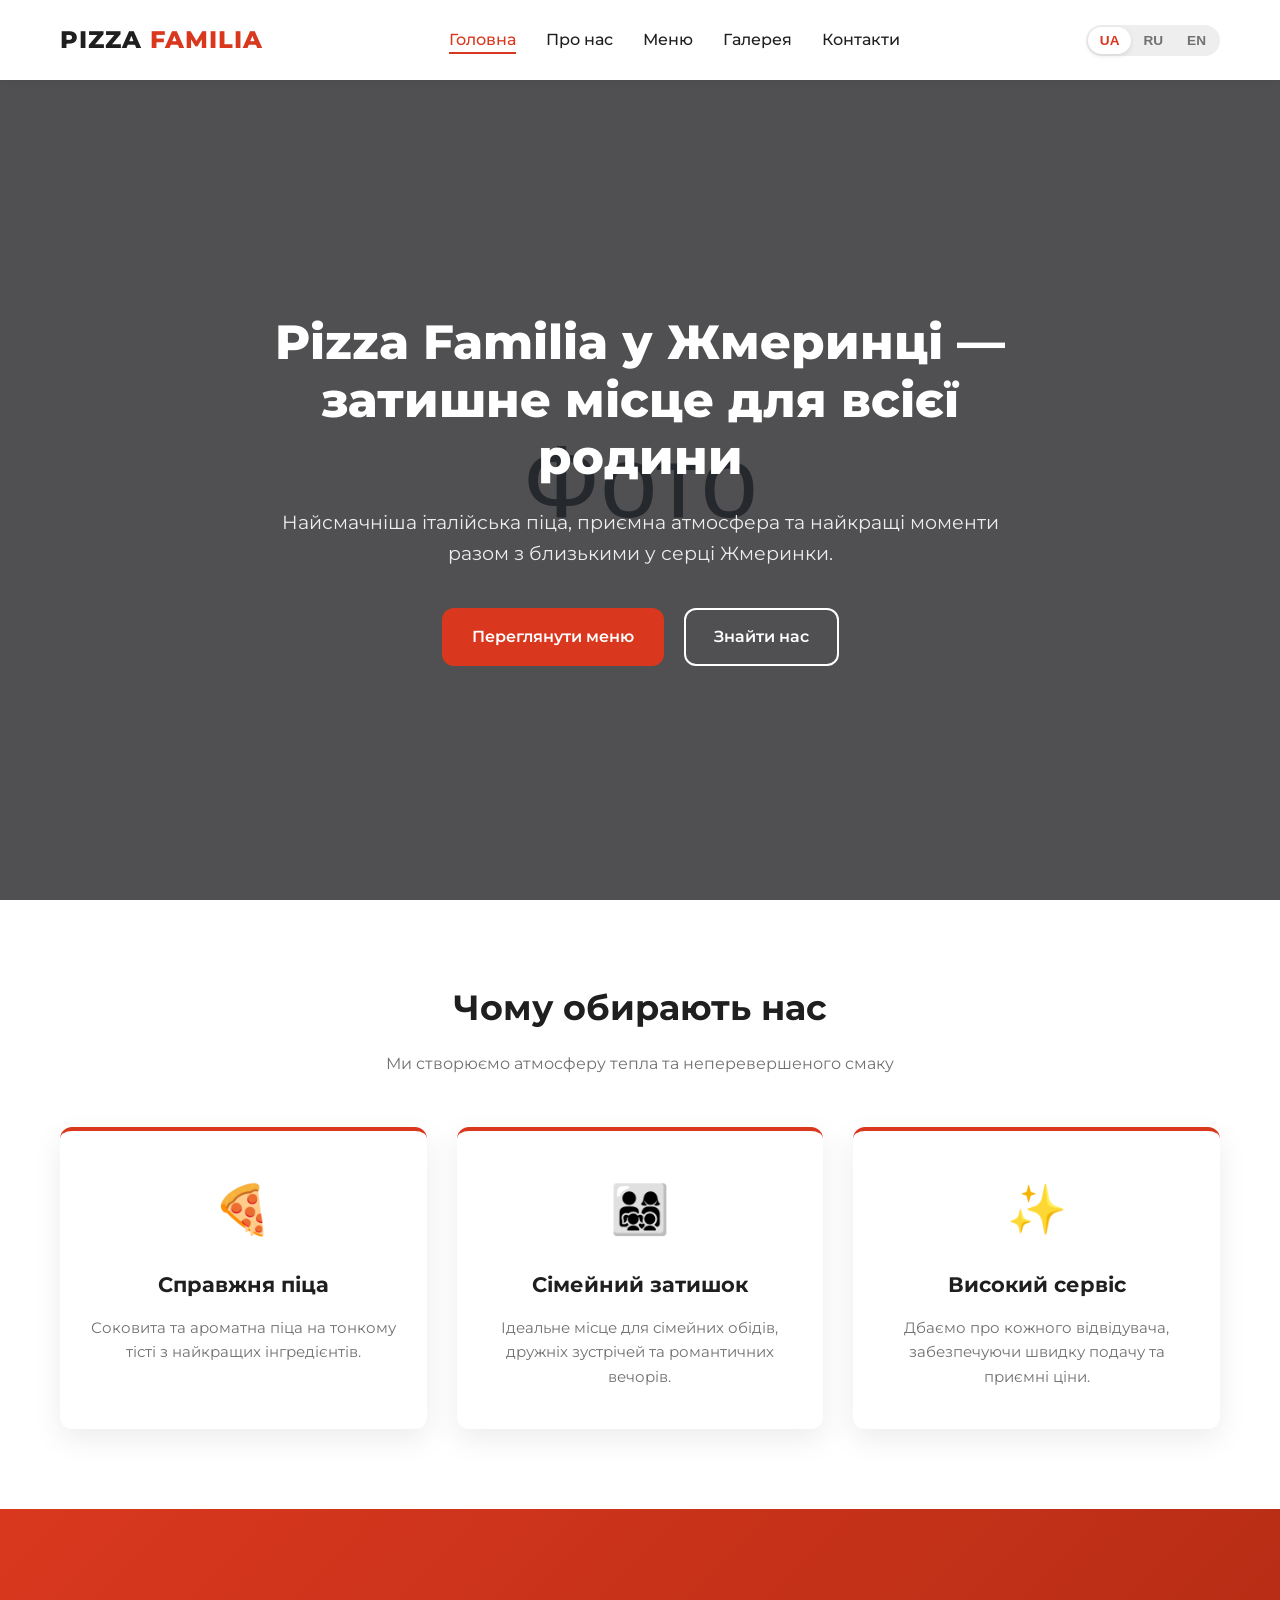
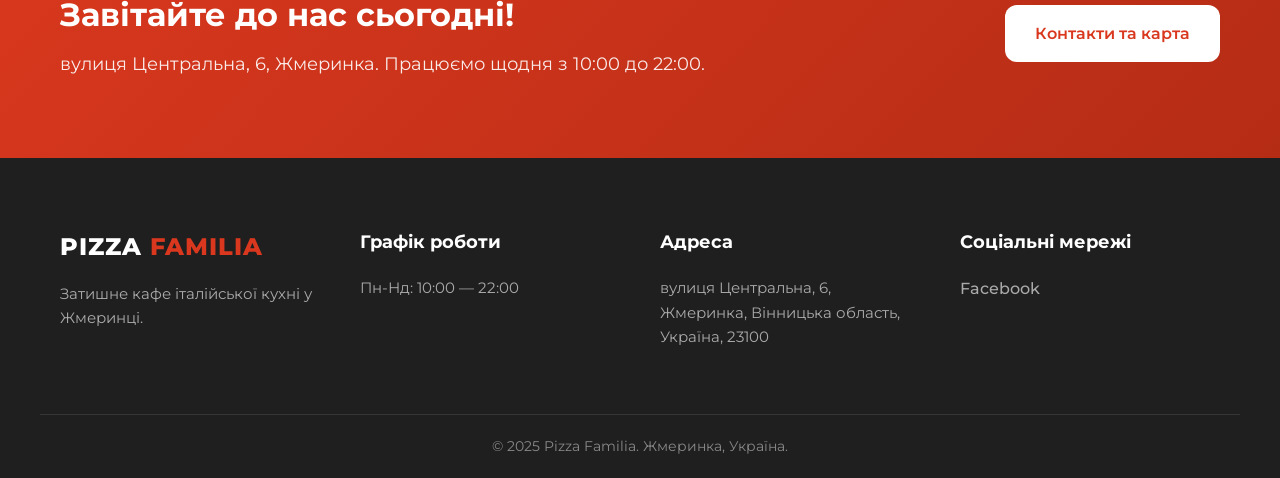
<file: index.html>
<!DOCTYPE html>
<html lang="uk">
<head>
    <meta charset="UTF-8">
    <meta name="viewport" content="width=device-width, initial-scale=1.0">
    <title>Pizza Familia — Жмеринка</title>
    <link rel="stylesheet" href="assets/style.css">
    <link rel="preconnect" href="https://fonts.googleapis.com">
    <link rel="preconnect" href="https://fonts.gstatic.com" crossorigin>
    <link href="https://fonts.googleapis.com/css2?family=Montserrat:wght@400;500;600;700;800&display=swap" rel="stylesheet">
</head>
<body>
    <header class="site-header">
        <div class="container nav-container">
            <a href="index.html" class="logo">Pizza <span>Familia</span></a>
            <nav class="main-nav">
                <ul>
                    <li><a href="index.html" class="active" data-i18n="nav_home">Головна</a></li>
                    <li><a href="about.html" data-i18n="nav_about">Про нас</a></li>
                    <li><a href="services.html" data-i18n="nav_services">Меню</a></li>
                    <li><a href="gallery.html" data-i18n="nav_gallery">Галерея</a></li>
                    <li><a href="contacts.html" data-i18n="nav_contacts">Контакти</a></li>
                </ul>
            </nav>
            <div class="header-actions">
                <div class="lang-switcher">
                    <button class="lang-btn active" data-lang="uk">UA</button>
                    <button class="lang-btn" data-lang="ru">RU</button>
                    <button class="lang-btn" data-lang="en">EN</button>
                </div>
                <button class="menu-toggle" aria-label="Відчинити меню">
                    <span></span><span></span><span></span>
                </button>
            </div>
        </div>
    </header>

    <main>
        <section class="hero">
            <div class="hero-bg">
                <img src="images/photo-01.svg" alt="Pizza Familia інтер'єр та страви" loading="eager">
            </div>
            <div class="container hero-content">
                <h1 data-i18n="hero_title">Pizza Familia у Жмеринці — затишне місце для всієї родини</h1>
                <p data-i18n="hero_subtitle">Найсмачніша італійська піца, приємна атмосфера та найкращі моменти разом з близькими у серці Жмеринки.</p>
                <div class="hero-buttons">
                    <a href="services.html" class="btn btn-primary" data-i18n="btn_menu">Переглянути меню</a>
                    <a href="contacts.html" class="btn btn-secondary" data-i18n="btn_contacts">Знайти нас</a>
                </div>
            </div>
        </section>

        <section class="features section-padding">
            <div class="container">
                <div class="section-header">
                    <h2 data-i18n="features_title">Чому обирають нас</h2>
                    <p data-i18n="features_subtitle">Ми створюємо атмосферу тепла та неперевершеного смаку</p>
                </div>
                <div class="features-grid">
                    <div class="feature-card">
                        <div class="feature-icon">🍕</div>
                        <h3 data-i18n="feat_1_title">Справжня піца</h3>
                        <p data-i18n="feat_1_desc">Соковита та ароматна піца на тонкому тісті з найкращих інгредієнтів.</p>
                    </div>
                    <div class="feature-card">
                        <div class="feature-icon">👨‍👩‍👧‍👦</div>
                        <h3 data-i18n="feat_2_title">Сімейний затишок</h3>
                        <p data-i18n="feat_2_desc">Ідеальне місце для сімейних обідів, дружніх зустрічей та романтичних вечорів.</p>
                    </div>
                    <div class="feature-card">
                        <div class="feature-icon">✨</div>
                        <h3 data-i18n="feat_3_title">Високий сервіс</h3>
                        <p data-i18n="feat_3_desc">Дбаємо про кожного відвідувача, забезпечуючи швидку подачу та приємні ціни.</p>
                    </div>
                </div>
            </div>
        </section>

        <section class="cta-banner section-padding">
            <div class="container cta-container">
                <div class="cta-text">
                    <h2 data-i18n="cta_title">Завітайте до нас сьогодні!</h2>
                    <p data-i18n="cta_desc">вулиця Центральна, 6, Жмеринка. Працюємо щодня з 10:00 до 22:00.</p>
                </div>
                <a href="contacts.html" class="btn btn-primary" data-i18n="cta_btn">Контакти та карта</a>
            </div>
        </section>
    </main>

    <footer class="site-footer">
        <div class="container footer-container">
            <div class="footer-col">
                <a href="index.html" class="logo">Pizza <span>Familia</span></a>
                <p data-i18n="footer_slogan">Затишне кафе італійської кухні у Жмеринці.</p>
            </div>
            <div class="footer-col">
                <h4 data-i18n="footer_hours_title">Графік роботи</h4>
                <p>Пн-Нд: 10:00 — 22:00</p>
            </div>
            <div class="footer-col">
                <h4 data-i18n="footer_addr_title">Адреса</h4>
                <p>вулиця Центральна, 6, Жмеринка, Вінницька область, Україна, 23100</p>
            </div>
            <div class="footer-col">
                <h4 data-i18n="footer_social_title">Соціальні мережі</h4>
                <div class="social-links">
                    <a href="https://www.facebook.com/p/Pizza-Familia-100063708307436/" target="_blank" rel="noopener">Facebook</a>
                </div>
            </div>
        </div>
        <div class="footer-bottom">
            <div class="container">
                <p>&copy; 2025 Pizza Familia. Жмеринка, Україна.</p>
            </div>
        </div>
    </footer>

    <script src="assets/script.js"></script>
</body>
</html>
</file>
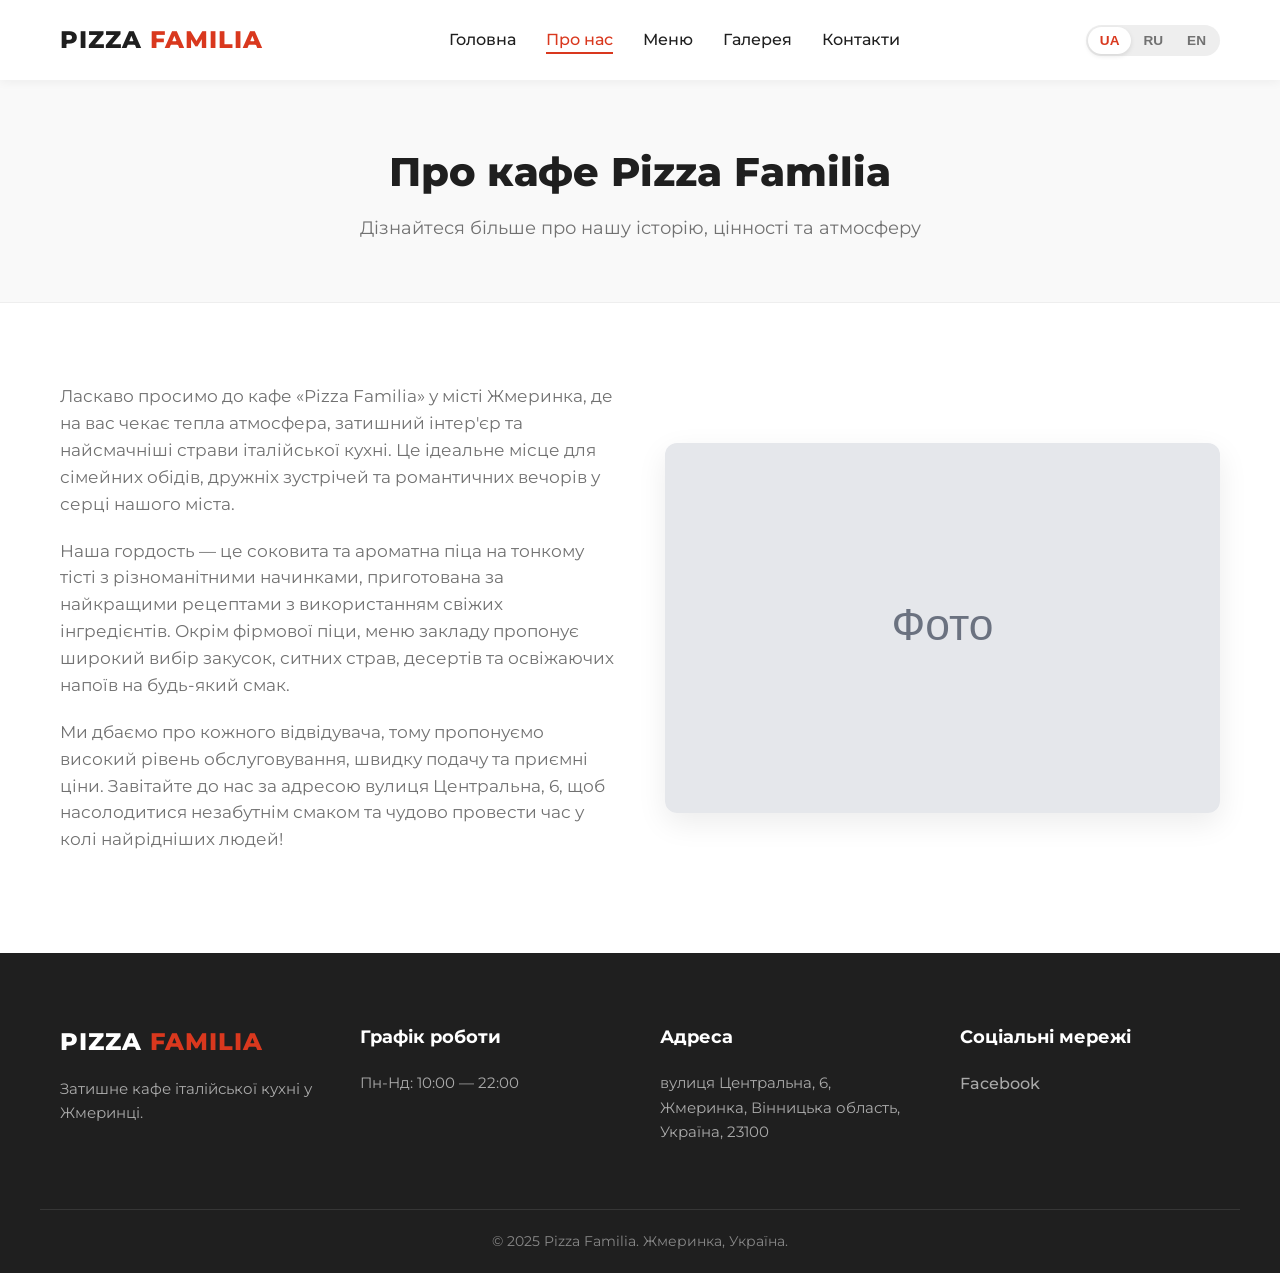
<file: about.html>
<!DOCTYPE html>
<html lang="uk">
<head>
    <meta charset="UTF-8">
    <meta name="viewport" content="width=device-width, initial-scale=1.0">
    <title>Про нас — Pizza Familia Жмеринка</title>
    <link rel="stylesheet" href="assets/style.css">
    <link rel="preconnect" href="https://fonts.googleapis.com">
    <link rel="preconnect" href="https://fonts.gstatic.com" crossorigin>
    <link href="https://fonts.googleapis.com/css2?family=Montserrat:wght@400;500;600;700;800&display=swap" rel="stylesheet">
</head>
<body>
    <header class="site-header">
        <div class="container nav-container">
            <a href="index.html" class="logo">Pizza <span>Familia</span></a>
            <nav class="main-nav">
                <ul>
                    <li><a href="index.html" data-i18n="nav_home">Головна</a></li>
                    <li><a href="about.html" class="active" data-i18n="nav_about">Про нас</a></li>
                    <li><a href="services.html" data-i18n="nav_services">Меню</a></li>
                    <li><a href="gallery.html" data-i18n="nav_gallery">Галерея</a></li>
                    <li><a href="contacts.html" data-i18n="nav_contacts">Контакти</a></li>
                </ul>
            </nav>
            <div class="header-actions">
                <div class="lang-switcher">
                    <button class="lang-btn active" data-lang="uk">UA</button>
                    <button class="lang-btn" data-lang="ru">RU</button>
                    <button class="lang-btn" data-lang="en">EN</button>
                </div>
                <button class="menu-toggle" aria-label="Відчинити меню">
                    <span></span><span></span><span></span>
                </button>
            </div>
        </div>
    </header>

    <main>
        <section class="page-header">
            <div class="container">
                <h1 data-i18n="about_page_title">Про кафе Pizza Familia</h1>
                <p data-i18n="about_page_subtitle">Дізнайтеся більше про нашу історію, цінності та атмосферу</p>
            </div>
        </section>

        <section class="about-content section-padding">
            <div class="container">
                <div class="about-grid">
                    <div class="about-text-content">
                        <p data-i18n="about_p1">Ласкаво просимо до кафе «Pizza Familia» у місті Жмеринка, де на вас чекає тепла атмосфера, затишний інтер'єр та найсмачніші страви італійської кухні. Це ідеальне місце для сімейних обідів, дружніх зустрічей та романтичних вечорів у серці нашого міста.</p>
                        <p data-i18n="about_p2">Наша гордость — це соковита та ароматна піца на тонкому тісті з різноманітними начинками, приготована за найкращими рецептами з використанням свіжих інгредієнтів. Окрім фірмової піци, меню закладу пропонує широкий вибір закусок, ситних страв, десертів та освіжаючих напоїв на будь-який смак.</p>
                        <p data-i18n="about_p3">Ми дбаємо про кожного відвідувача, тому пропонуємо високий рівень обслуговування, швидку подачу та приємні ціни. Завітайте до нас за адресою вулиця Центральна, 6, щоб насолодитися незабутнім смаком та чудово провести час у колі найрідніших людей!</p>
                    </div>
                    <div class="about-image-card">
                        <img src="images/photo-02.svg" alt="Інтер'єр Pizza Familia" loading="lazy">
                    </div>
                </div>
            </div>
        </section>
    </main>

    <footer class="site-footer">
        <div class="container footer-container">
            <div class="footer-col">
                <a href="index.html" class="logo">Pizza <span>Familia</span></a>
                <p data-i18n="footer_slogan">Затишне кафе італійської кухні у Жмеринці.</p>
            </div>
            <div class="footer-col">
                <h4 data-i18n="footer_hours_title">Графік роботи</h4>
                <p>Пн-Нд: 10:00 — 22:00</p>
            </div>
            <div class="footer-col">
                <h4 data-i18n="footer_addr_title">Адреса</h4>
                <p>вулиця Центральна, 6, Жмеринка, Вінницька область, Україна, 23100</p>
            </div>
            <div class="footer-col">
                <h4 data-i18n="footer_social_title">Соціальні мережі</h4>
                <div class="social-links">
                    <a href="https://www.facebook.com/p/Pizza-Familia-100063708307436/" target="_blank" rel="noopener">Facebook</a>
                </div>
            </div>
        </div>
        <div class="footer-bottom">
            <div class="container">
                <p>&copy; 2025 Pizza Familia. Жмеринка, Україна.</p>
            </div>
        </div>
    </footer>

    <script src="assets/script.js"></script>
</body>
</html>
</file>
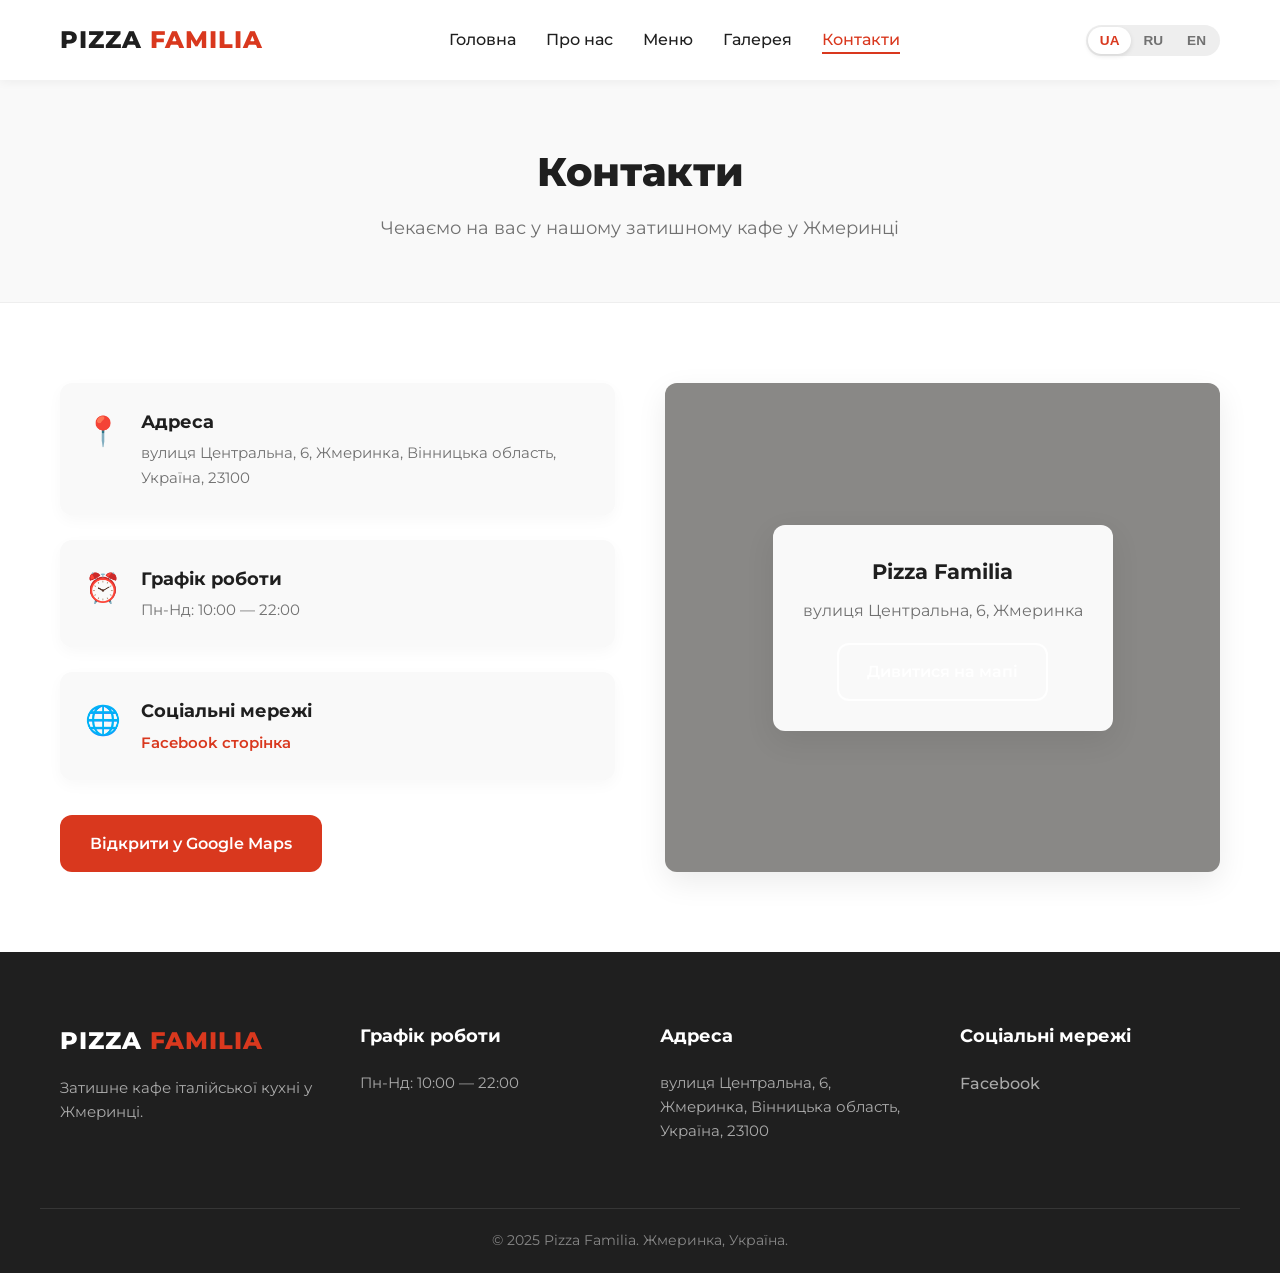
<file: contacts.html>
<!DOCTYPE html>
<html lang="uk">
<head>
    <meta charset="UTF-8">
    <meta name="viewport" content="width=device-width, initial-scale=1.0">
    <title>Контакти — Pizza Familia Жмеринка</title>
    <link rel="stylesheet" href="assets/style.css">
    <link rel="preconnect" href="https://fonts.googleapis.com">
    <link rel="preconnect" href="https://fonts.gstatic.com" crossorigin>
    <link href="https://fonts.googleapis.com/css2?family=Montserrat:wght@400;500;600;700;800&display=swap" rel="stylesheet">
</head>
<body>
    <header class="site-header">
        <div class="container nav-container">
            <a href="index.html" class="logo">Pizza <span>Familia</span></a>
            <nav class="main-nav">
                <ul>
                    <li><a href="index.html" data-i18n="nav_home">Головна</a></li>
                    <li><a href="about.html" data-i18n="nav_about">Про нас</a></li>
                    <li><a href="services.html" data-i18n="nav_services">Меню</a></li>
                    <li><a href="gallery.html" data-i18n="nav_gallery">Галерея</a></li>
                    <li><a href="contacts.html" class="active" data-i18n="nav_contacts">Контакти</a></li>
                </ul>
            </nav>
            <div class="header-actions">
                <div class="lang-switcher">
                    <button class="lang-btn active" data-lang="uk">UA</button>
                    <button class="lang-btn" data-lang="ru">RU</button>
                    <button class="lang-btn" data-lang="en">EN</button>
                </div>
                <button class="menu-toggle" aria-label="Відчинити меню">
                    <span></span><span></span><span></span>
                </button>
            </div>
        </div>
    </header>

    <main>
        <section class="page-header">
            <div class="container">
                <h1 data-i18n="contacts_page_title">Контакти</h1>
                <p data-i18n="contacts_page_subtitle">Чекаємо на вас у нашому затишному кафе у Жмеринці</p>
            </div>
        </section>

        <section class="contacts-section section-padding">
            <div class="container">
                <div class="contacts-grid">
                    <div class="contacts-info">
                        <div class="contact-card">
                            <div class="contact-icon">📍</div>
                            <div>
                                <h3 data-i18n="contact_addr_title">Адреса</h3>
                                <p>вулиця Центральна, 6, Жмеринка, Вінницька область, Україна, 23100</p>
                            </div>
                        </div>
                        <div class="contact-card">
                            <div class="contact-icon">⏰</div>
                            <div>
                                <h3 data-i18n="contact_hours_title">Графік роботи</h3>
                                <p>Пн-Нд: 10:00 — 22:00</p>
                            </div>
                        </div>
                        <div class="contact-card">
                            <div class="contact-icon">🌐</div>
                            <div>
                                <h3 data-i18n="contact_social_title">Соціальні мережі</h3>
                                <p><a href="https://www.facebook.com/p/Pizza-Familia-100063708307436/" target="_blank" rel="noopener" class="text-link">Facebook сторінка</a></p>
                            </div>
                        </div>
                        <div class="contact-action-box">
                            <a href="https://www.google.com/maps/search/?api=1&query=Pizza+Familia+Жмеринка" target="_blank" rel="noopener" class="btn btn-primary" data-i18n="btn_gmaps">Відкрити у Google Maps</a>
                        </div>
                    </div>
                    <div class="contacts-map">
                        <div class="map-placeholder">
                            <div class="map-card-inner">
                                <h3>Pizza Familia</h3>
                                <p>вулиця Центральна, 6, Жмеринка</p>
                                <a href="https://www.google.com/maps/search/?api=1&query=Pizza+Familia+Жмеринка" target="_blank" rel="noopener" class="btn btn-secondary" data-i18n="btn_view_map">Дивитися на мапі</a>
                            </div>
                        </div>
                    </div>
                </div>
            </div>
        </section>
    </main>

    <footer class="site-footer">
        <div class="container footer-container">
            <div class="footer-col">
                <a href="index.html" class="logo">Pizza <span>Familia</span></a>
                <p data-i18n="footer_slogan">Затишне кафе італійської кухні у Жмеринці.</p>
            </div>
            <div class="footer-col">
                <h4 data-i18n="footer_hours_title">Графік роботи</h4>
                <p>Пн-Нд: 10:00 — 22:00</p>
            </div>
            <div class="footer-col">
                <h4 data-i18n="footer_addr_title">Адреса</h4>
                <p>вулиця Центральна, 6, Жмеринка, Вінницька область, Україна, 23100</p>
            </div>
            <div class="footer-col">
                <h4 data-i18n="footer_social_title">Соціальні мережі</h4>
                <div class="social-links">
                    <a href="https://www.facebook.com/p/Pizza-Familia-100063708307436/" target="_blank" rel="noopener">Facebook</a>
                </div>
            </div>
        </div>
        <div class="footer-bottom">
            <div class="container">
                <p>&copy; 2025 Pizza Familia. Жмеринка, Україна.</p>
            </div>
        </div>
    </footer>

    <script src="assets/script.js"></script>
</body>
</html>
</file>
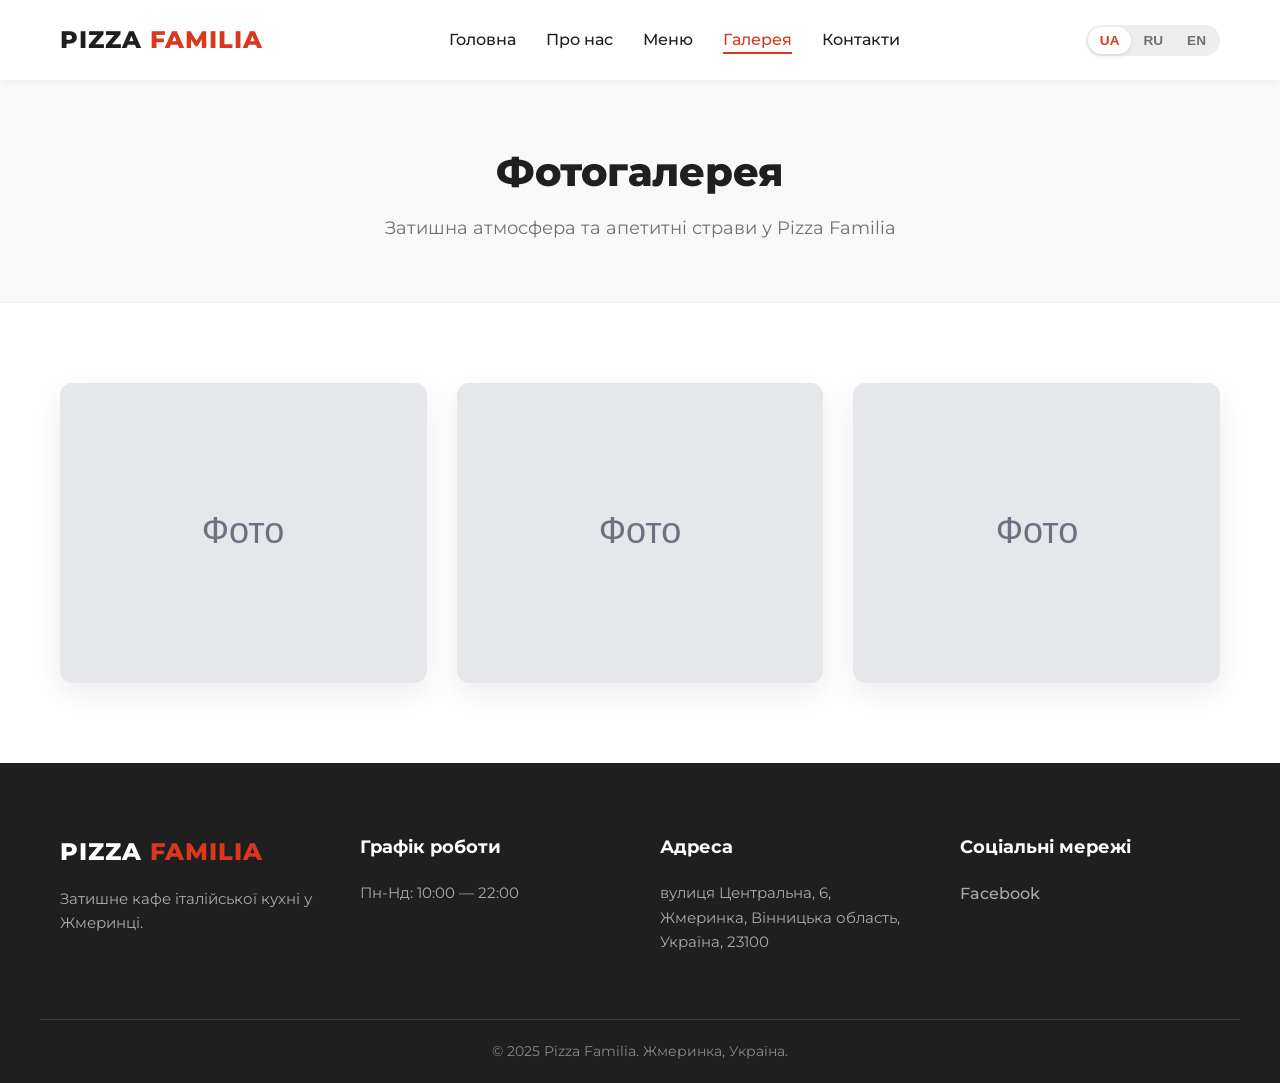
<file: gallery.html>
<!DOCTYPE html>
<html lang="uk">
<head>
    <meta charset="UTF-8">
    <meta name="viewport" content="width=device-width, initial-scale=1.0">
    <title>Галерея — Pizza Familia Жмеринка</title>
    <link rel="stylesheet" href="assets/style.css">
    <link rel="preconnect" href="https://fonts.googleapis.com">
    <link rel="preconnect" href="https://fonts.gstatic.com" crossorigin>
    <link href="https://fonts.googleapis.com/css2?family=Montserrat:wght@400;500;600;700;800&display=swap" rel="stylesheet">
</head>
<body>
    <header class="site-header">
        <div class="container nav-container">
            <a href="index.html" class="logo">Pizza <span>Familia</span></a>
            <nav class="main-nav">
                <ul>
                    <li><a href="index.html" data-i18n="nav_home">Головна</a></li>
                    <li><a href="about.html" data-i18n="nav_about">Про нас</a></li>
                    <li><a href="services.html" data-i18n="nav_services">Меню</a></li>
                    <li><a href="gallery.html" class="active" data-i18n="nav_gallery">Галерея</a></li>
                    <li><a href="contacts.html" data-i18n="nav_contacts">Контакти</a></li>
                </ul>
            </nav>
            <div class="header-actions">
                <div class="lang-switcher">
                    <button class="lang-btn active" data-lang="uk">UA</button>
                    <button class="lang-btn" data-lang="ru">RU</button>
                    <button class="lang-btn" data-lang="en">EN</button>
                </div>
                <button class="menu-toggle" aria-label="Відчинити меню">
                    <span></span><span></span><span></span>
                </button>
            </div>
        </div>
    </header>

    <main>
        <section class="page-header">
            <div class="container">
                <h1 data-i18n="gallery_page_title">Фотогалерея</h1>
                <p data-i18n="gallery_page_subtitle">Затишна атмосфера та апетитні страви у Pizza Familia</p>
            </div>
        </section>

        <section class="gallery-section section-padding">
            <div class="container">
                <div class="gallery-grid">
                    <div class="gallery-item">
                        <img src="images/photo-03.svg" alt="Pizza Familia страви та атмосфера 1" loading="lazy">
                    </div>
                    <div class="gallery-item">
                        <img src="images/photo-04.svg" alt="Pizza Familia інтер'єр 2" loading="lazy">
                    </div>
                    <div class="gallery-item">
                        <img src="images/photo-05.svg" alt="Вид на вулицю біля Pizza Familia Жмеринка" loading="lazy">
                    </div>
                </div>
            </div>
        </section>
    </main>

    <footer class="site-footer">
        <div class="container footer-container">
            <div class="footer-col">
                <a href="index.html" class="logo">Pizza <span>Familia</span></a>
                <p data-i18n="footer_slogan">Затишне кафе італійської кухні у Жмеринці.</p>
            </div>
            <div class="footer-col">
                <h4 data-i18n="footer_hours_title">Графік роботи</h4>
                <p>Пн-Нд: 10:00 — 22:00</p>
            </div>
            <div class="footer-col">
                <h4 data-i18n="footer_addr_title">Адреса</h4>
                <p>вулиця Центральна, 6, Жмеринка, Вінницька область, Україна, 23100</p>
            </div>
            <div class="footer-col">
                <h4 data-i18n="footer_social_title">Соціальні мережі</h4>
                <div class="social-links">
                    <a href="https://www.facebook.com/p/Pizza-Familia-100063708307436/" target="_blank" rel="noopener">Facebook</a>
                </div>
            </div>
        </div>
        <div class="footer-bottom">
            <div class="container">
                <p>&copy; 2025 Pizza Familia. Жмеринка, Україна.</p>
            </div>
        </div>
    </footer>

    <script src="assets/script.js"></script>
</body>
</html>
</file>
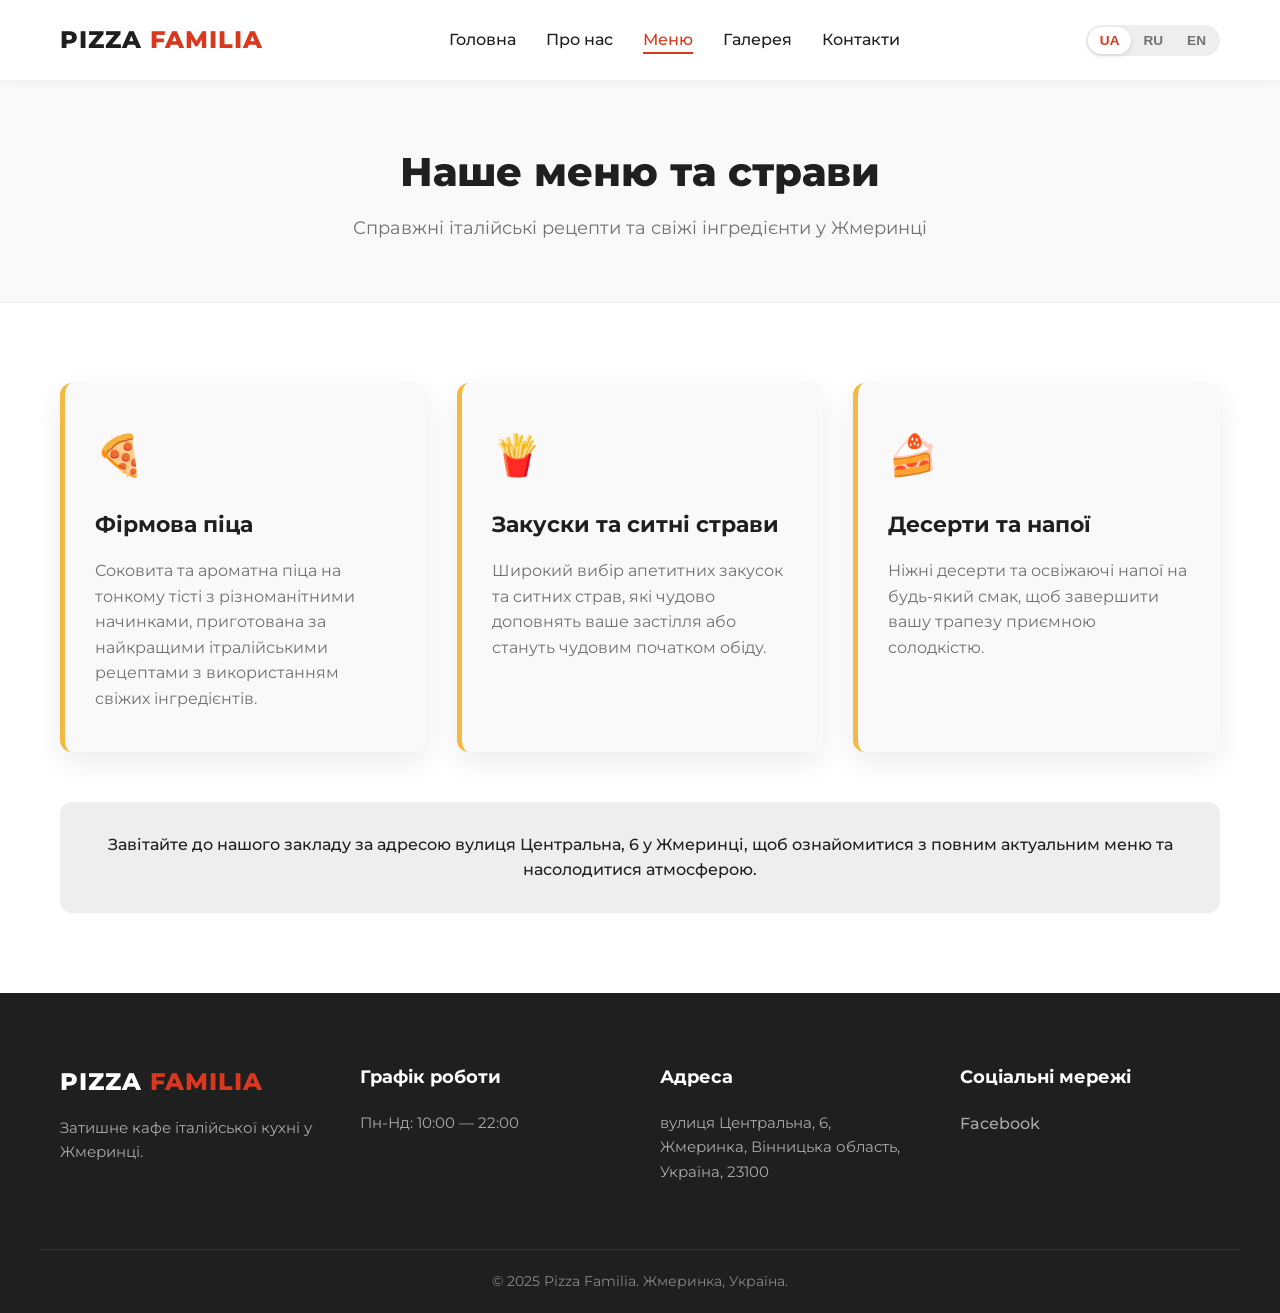
<file: services.html>
<!DOCTYPE html>
<html lang="uk">
<head>
    <meta charset="UTF-8">
    <meta name="viewport" content="width=device-width, initial-scale=1.0">
    <title>Меню та страви — Pizza Familia Жмеринка</title>
    <link rel="stylesheet" href="assets/style.css">
    <link rel="preconnect" href="https://fonts.googleapis.com">
    <link rel="preconnect" href="https://fonts.gstatic.com" crossorigin>
    <link href="https://fonts.googleapis.com/css2?family=Montserrat:wght@400;500;600;700;800&display=swap" rel="stylesheet">
</head>
<body>
    <header class="site-header">
        <div class="container nav-container">
            <a href="index.html" class="logo">Pizza <span>Familia</span></a>
            <nav class="main-nav">
                <ul>
                    <li><a href="index.html" data-i18n="nav_home">Головна</a></li>
                    <li><a href="about.html" data-i18n="nav_about">Про нас</a></li>
                    <li><a href="services.html" class="active" data-i18n="nav_services">Меню</a></li>
                    <li><a href="gallery.html" data-i18n="nav_gallery">Галерея</a></li>
                    <li><a href="contacts.html" data-i18n="nav_contacts">Контакти</a></li>
                </ul>
            </nav>
            <div class="header-actions">
                <div class="lang-switcher">
                    <button class="lang-btn active" data-lang="uk">UA</button>
                    <button class="lang-btn" data-lang="ru">RU</button>
                    <button class="lang-btn" data-lang="en">EN</button>
                </div>
                <button class="menu-toggle" aria-label="Відчинити меню">
                    <span></span><span></span><span></span>
                </button>
            </div>
        </div>
    </header>

    <main>
        <section class="page-header">
            <div class="container">
                <h1 data-i18n="services_page_title">Наше меню та страви</h1>
                <p data-i18n="services_page_subtitle">Справжні італійські рецепти та свіжі інгредієнти у Жмеринці</p>
            </div>
        </section>

        <section class="menu-categories section-padding">
            <div class="container">
                <div class="menu-grid">
                    <div class="menu-category-card">
                        <div class="menu-cat-icon">🍕</div>
                        <h3 data-i18n="cat_pizza_title">Фірмова піца</h3>
                        <p data-i18n="cat_pizza_desc">Соковита та ароматна піца на тонкому тісті з різноманітними начинками, приготована за найкращими ітралійськими рецептами з використанням свіжих інгредієнтів.</p>
                    </div>
                    <div class="menu-category-card">
                        <div class="menu-cat-icon">🍟</div>
                        <h3 data-i18n="cat_snacks_title">Закуски та ситні страви</h3>
                        <p data-i18n="cat_snacks_desc">Широкий вибір апетитних закусок та ситних страв, які чудово доповнять ваше застілля або стануть чудовим початком обіду.</p>
                    </div>
                    <div class="menu-category-card">
                        <div class="menu-cat-icon">🍰</div>
                        <h3 data-i18n="cat_desserts_title">Десерти та напої</h3>
                        <p data-i18n="cat_desserts_desc">Ніжні десерти та освіжаючі напої на будь-який смак, щоб завершити вашу трапезу приємною солодкістю.</p>
                    </div>
                </div>
                
                <div class="menu-note">
                    <p data-i18n="menu_note_text">Завітайте до нашого закладу за адресою вулиця Центральна, 6 у Жмеринці, щоб ознайомитися з повним актуальним меню та насолодитися атмосферою.</p>
                </div>
            </div>
        </section>
    </main>

    <footer class="site-footer">
        <div class="container footer-container">
            <div class="footer-col">
                <a href="index.html" class="logo">Pizza <span>Familia</span></a>
                <p data-i18n="footer_slogan">Затишне кафе італійської кухні у Жмеринці.</p>
            </div>
            <div class="footer-col">
                <h4 data-i18n="footer_hours_title">Графік роботи</h4>
                <p>Пн-Нд: 10:00 — 22:00</p>
            </div>
            <div class="footer-col">
                <h4 data-i18n="footer_addr_title">Адреса</h4>
                <p>вулиця Центральна, 6, Жмеринка, Вінницька область, Україна, 23100</p>
            </div>
            <div class="footer-col">
                <h4 data-i18n="footer_social_title">Соціальні мережі</h4>
                <div class="social-links">
                    <a href="https://www.facebook.com/p/Pizza-Familia-100063708307436/" target="_blank" rel="noopener">Facebook</a>
                </div>
            </div>
        </div>
        <div class="footer-bottom">
            <div class="container">
                <p>&copy; 2025 Pizza Familia. Жмеринка, Україна.</p>
            </div>
        </div>
    </footer>

    <script src="assets/script.js"></script>
</body>
</html>
</file>
<file: assets/style.css>
:root {
    --primary: #D9381E;
    --primary-dark: #b52c15;
    --accent: #F4B942;
    --dark: #1F1F1F;
    --light: #F9F9F9;
    --white: #FFFFFF;
    --gray: #717171;
    --gray-light: #EEEEEE;
    --transition: all 0.3s ease;
    --shadow: 0 10px 30px rgba(0, 0, 0, 0.08);
    --radius: 12px;
}

* {
    box-sizing: border-box;
    margin: 0;
    padding: 0;
}

body {
    font-family: 'Montserrat', sans-serif;
    color: var(--dark);
    background-color: var(--white);
    line-height: 1.6;
    overflow-x: hidden;
}

ul {
    list-style: none;
}

a {
    text-decoration: none;
    color: inherit;
    transition: var(--transition);
}

img {
    max-width: 100%;
    height: auto;
    display: block;
    object-fit: cover;
}

.container {
    width: 100%;
    max-width: 1200px;
    margin: 0 auto;
    padding: 0 20px;
}

.section-padding {
    padding: 80px 0;
}

/* Buttons */
.btn {
    display: inline-flex;
    align-items: center;
    justify-content: center;
    padding: 14px 28px;
    font-weight: 600;
    font-size: 1rem;
    border-radius: var(--radius);
    cursor: pointer;
    transition: var(--transition);
    border: 2px solid transparent;
}

.btn-primary {
    background-color: var(--primary);
    color: var(--white);
}

.btn-primary:hover {
    background-color: var(--primary-dark);
    transform: translateY(-2px);
}

.btn-secondary {
    background-color: transparent;
    color: var(--white);
    border-color: var(--white);
}

.btn-secondary:hover {
    background-color: var(--white);
    color: var(--dark);
    transform: translateY(-2px);
}

/* Header */
.site-header {
    position: sticky;
    top: 0;
    left: 0;
    width: 100%;
    background: var(--white);
    box-shadow: 0 2px 10px rgba(0,0,0,0.05);
    z-index: 1000;
}

.nav-container {
    display: flex;
    align-items: center;
    justify-content: space-between;
    height: 80px;
}

.logo {
    font-size: 1.5rem;
    font-weight: 800;
    color: var(--dark);
    text-transform: uppercase;
    letter-spacing: 1px;
}

.logo span {
    color: var(--primary);
}

.main-nav ul {
    display: flex;
    gap: 30px;
}

.main-nav a {
    font-weight: 500;
    color: var(--dark);
    position: relative;
    padding: 5px 0;
}

.main-nav a:hover,
.main-nav a.active {
    color: var(--primary);
}

.main-nav a::after {
    content: '';
    position: absolute;
    bottom: 0;
    left: 0;
    width: 0;
    height: 2px;
    background-color: var(--primary);
    transition: var(--transition);
}

.main-nav a:hover::after,
.main-nav a.active::after {
    width: 100%;
}

.header-actions {
    display: flex;
    align-items: center;
    gap: 20px;
}

.lang-switcher {
    display: flex;
    background: var(--gray-light);
    border-radius: 20px;
    padding: 2px;
}

.lang-btn {
    background: transparent;
    border: none;
    padding: 6px 12px;
    font-size: 0.85rem;
    font-weight: 600;
    cursor: pointer;
    border-radius: 18px;
    transition: var(--transition);
    color: var(--gray);
}

.lang-btn.active {
    background: var(--white);
    color: var(--primary);
    box-shadow: 0 2px 5px rgba(0,0,0,0.1);
}

.menu-toggle {
    display: none;
    flex-direction: column;
    gap: 6px;
    background: none;
    border: none;
    cursor: pointer;
    padding: 5px;
}

.menu-toggle span {
    display: block;
    width: 28px;
    height: 3px;
    background-color: var(--dark);
    border-radius: 3px;
    transition: var(--transition);
}

/* Hero */
.hero {
    position: relative;
    min-height: calc(100vh - 80px);
    display: flex;
    align-items: center;
    color: var(--white);
    text-align: center;
    padding: 80px 0;
}

.hero-bg {
    position: absolute;
    top: 0;
    left: 0;
    width: 100%;
    height: 100%;
    z-index: -1;
}

.hero-bg img {
    width: 100%;
    height: 100%;
    object-fit: cover;
}

.hero-bg::after {
    content: '';
    position: absolute;
    top: 0;
    left: 0;
    width: 100%;
    height: 100%;
    background: rgba(0, 0, 0, 0.65);
}

.hero-content {
    max-width: 800px;
    margin: 0 auto;
}

.hero-content h1 {
    font-size: 3rem;
    font-weight: 800;
    margin-bottom: 20px;
    line-height: 1.2;
}

.hero-content p {
    font-size: 1.2rem;
    margin-bottom: 40px;
    opacity: 0.9;
}

.hero-buttons {
    display: flex;
    gap: 20px;
    justify-content: center;
    flex-wrap: wrap;
}

/* Page Header */
.page-header {
    background-color: var(--light);
    padding: 60px 0;
    text-align: center;
    border-bottom: 1px solid var(--gray-light);
}

.page-header h1 {
    font-size: 2.5rem;
    font-weight: 800;
    margin-bottom: 10px;
    color: var(--dark);
}

.page-header p {
    color: var(--gray);
    font-size: 1.1rem;
}

/* Features */
.section-header {
    text-align: center;
    max-width: 600px;
    margin: 0 auto 50px;
}

.section-header h2 {
    font-size: 2.2rem;
    font-weight: 700;
    margin-bottom: 15px;
}

.section-header p {
    color: var(--gray);
}

.features-grid {
    display: grid;
    grid-template-columns: repeat(auto-fit, minmax(300px, 1fr));
    gap: 30px;
}

.feature-card {
    background: var(--white);
    padding: 40px 30px;
    border-radius: var(--radius);
    box-shadow: var(--shadow);
    text-align: center;
    border-top: 4px solid var(--primary);
    transition: var(--transition);
}

.feature-card:hover {
    transform: translateY(-5px);
}

.feature-icon {
    font-size: 3rem;
    margin-bottom: 20px;
}

.feature-card h3 {
    font-size: 1.3rem;
    margin-bottom: 15px;
    font-weight: 700;
}

.feature-card p {
    color: var(--gray);
    font-size: 0.95rem;
}

/* CTA Banner */
.cta-banner {
    background: linear-gradient(135deg, var(--primary) 0%, var(--primary-dark) 100%);
    color: var(--white);
}

.cta-container {
    display: flex;
    align-items: center;
    justify-content: space-between;
    gap: 30px;
    flex-wrap: wrap;
}

.cta-text h2 {
    font-size: 2rem;
    font-weight: 700;
    margin-bottom: 10px;
}

.cta-text p {
    opacity: 0.9;
    font-size: 1.1rem;
}

.cta-banner .btn-primary {
    background: var(--white);
    color: var(--primary);
}

.cta-banner .btn-primary:hover {
    background: var(--dark);
    color: var(--white);
}

/* About Page */
.about-grid {
    display: grid;
    grid-template-columns: 1fr 1fr;
    gap: 50px;
    align-items: center;
}

.about-text-content p {
    margin-bottom: 20px;
    color: var(--gray);
    font-size: 1.05rem;
}

.about-image-card {
    border-radius: var(--radius);
    overflow: hidden;
    box-shadow: var(--shadow);
}

/* Services / Menu Page */
.menu-grid {
    display: grid;
    grid-template-columns: repeat(auto-fit, minmax(320px, 1fr));
    gap: 30px;
    margin-bottom: 50px;
}

.menu-category-card {
    background: var(--light);
    padding: 40px 30px;
    border-radius: var(--radius);
    box-shadow: var(--shadow);
    border-left: 5px solid var(--accent);
}

.menu-cat-icon {
    font-size: 2.5rem;
    margin-bottom: 20px;
}

.menu-category-card h3 {
    font-size: 1.4rem;
    font-weight: 700;
    margin-bottom: 15px;
}

.menu-category-card p {
    color: var(--gray);
}

.menu-note {
    text-align: center;
    background: var(--gray-light);
    padding: 30px;
    border-radius: var(--radius);
    font-weight: 500;
    color: var(--dark);
}

/* Gallery Page */
.gallery-grid {
    display: grid;
    grid-template-columns: repeat(auto-fit, minmax(350px, 1fr));
    gap: 30px;
}

.gallery-item {
    border-radius: var(--radius);
    overflow: hidden;
    box-shadow: var(--shadow);
    height: 300px;
}

.gallery-item img {
    width: 100%;
    height: 100%;
    object-fit: cover;
    transition: var(--transition);
}

.gallery-item:hover img {
    transform: scale(1.05);
}

/* Contacts Page */
.contacts-grid {
    display: grid;
    grid-template-columns: 1fr 1fr;
    gap: 50px;
}

.contacts-info {
    display: flex;
    flex-direction: column;
    gap: 25px;
}

.contact-card {
    display: flex;
    gap: 20px;
    align-items: flex-start;
    background: var(--light);
    padding: 25px;
    border-radius: var(--radius);
    box-shadow: 0 5px 15px rgba(0,0,0,0.03);
}

.contact-icon {
    font-size: 1.8rem;
}

.contact-card h3 {
    font-size: 1.1rem;
    font-weight: 700;
    margin-bottom: 5px;
}

.contact-card p {
    color: var(--gray);
    font-size: 0.95rem;
}

.text-link {
    color: var(--primary);
    font-weight: 600;
}

.text-link:hover {
    text-decoration: underline;
}

.contact-action-box {
    margin-top: 10px;
}

.contacts-map {
    border-radius: var(--radius);
    overflow: hidden;
    box-shadow: var(--shadow);
    min-height: 400px;
    background: #e5e3df;
    display: flex;
    align-items: center;
    justify-content: center;
}

.map-placeholder {
    background: linear-gradient(rgba(0,0,0,0.4), rgba(0,0,0,0.4)), url('https://lh3.googleusercontent.com/p/AF1QipN3-example-placeholder-1=w800-h500-k-no');
    background-size: cover;
    background-position: center;
    width: 100%;
    height: 100%;
    display: flex;
    align-items: center;
    justify-content: center;
    padding: 30px;
    text-align: center;
    color: var(--white);
}

.map-card-inner {
    background: rgba(255, 255, 255, 0.95);
    color: var(--dark);
    padding: 30px;
    border-radius: var(--radius);
    box-shadow: var(--shadow);
}

.map-card-inner h3 {
    font-size: 1.3rem;
    margin-bottom: 10px;
}

.map-card-inner p {
    color: var(--gray);
    margin-bottom: 20px;
}

/* Footer */
.site-footer {
    background: var(--dark);
    color: var(--white);
    padding-top: 70px;
}

.footer-container {
    display: grid;
    grid-template-columns: repeat(auto-fit, minmax(250px, 1fr));
    gap: 40px;
    padding-bottom: 50px;
    border-bottom: 1px solid rgba(255, 255, 255, 0.1);
}

.footer-col .logo {
    color: var(--white);
    margin-bottom: 15px;
    display: inline-block;
}

.footer-col p {
    color: #aaa;
    font-size: 0.95rem;
    margin-bottom: 15px;
}

.footer-col h4 {
    font-size: 1.1rem;
    font-weight: 700;
    margin-bottom: 20px;
    color: var(--white);
}

.social-links a {
    color: #aaa;
    display: inline-block;
    margin-right: 15px;
    font-weight: 500;
}

.social-links a:hover {
    color: var(--primary);
}

.footer-bottom {
    padding: 20px 0;
    text-align: center;
    color: #888;
    font-size: 0.9rem;
}

/* Responsive Design */
@media (max-width: 991px) {
    .about-grid,
    .contacts-grid {
        grid-template-columns: 1fr;
        gap: 30px;
    }
    
    .hero-content h1 {
        font-size: 2.3rem;
    }
}

@media (max-width: 768px) {
    .main-nav {
        position: fixed;
        top: 80px;
        left: -100%;
        width: 100%;
        height: calc(100vh - 80px);
        background: var(--white);
        flex-direction: column;
        align-items: center;
        justify-content: center;
        transition: var(--transition);
        box-shadow: 0 10px 20px rgba(0,0,0,0.1);
        z-index: 999;
    }

    .main-nav.active {
        left: 0;
    }

    .main-nav ul {
        flex-direction: column;
        align-items: center;
        gap: 25px;
    }

    .main-nav a {
        font-size: 1.2rem;
    }

    .menu-toggle {
        display: flex;
    }

    .hero-content h1 {
        font-size: 2rem;
    }

    .cta-container {
        text-align: center;
        justify-content: center;
    }
}
</file>
